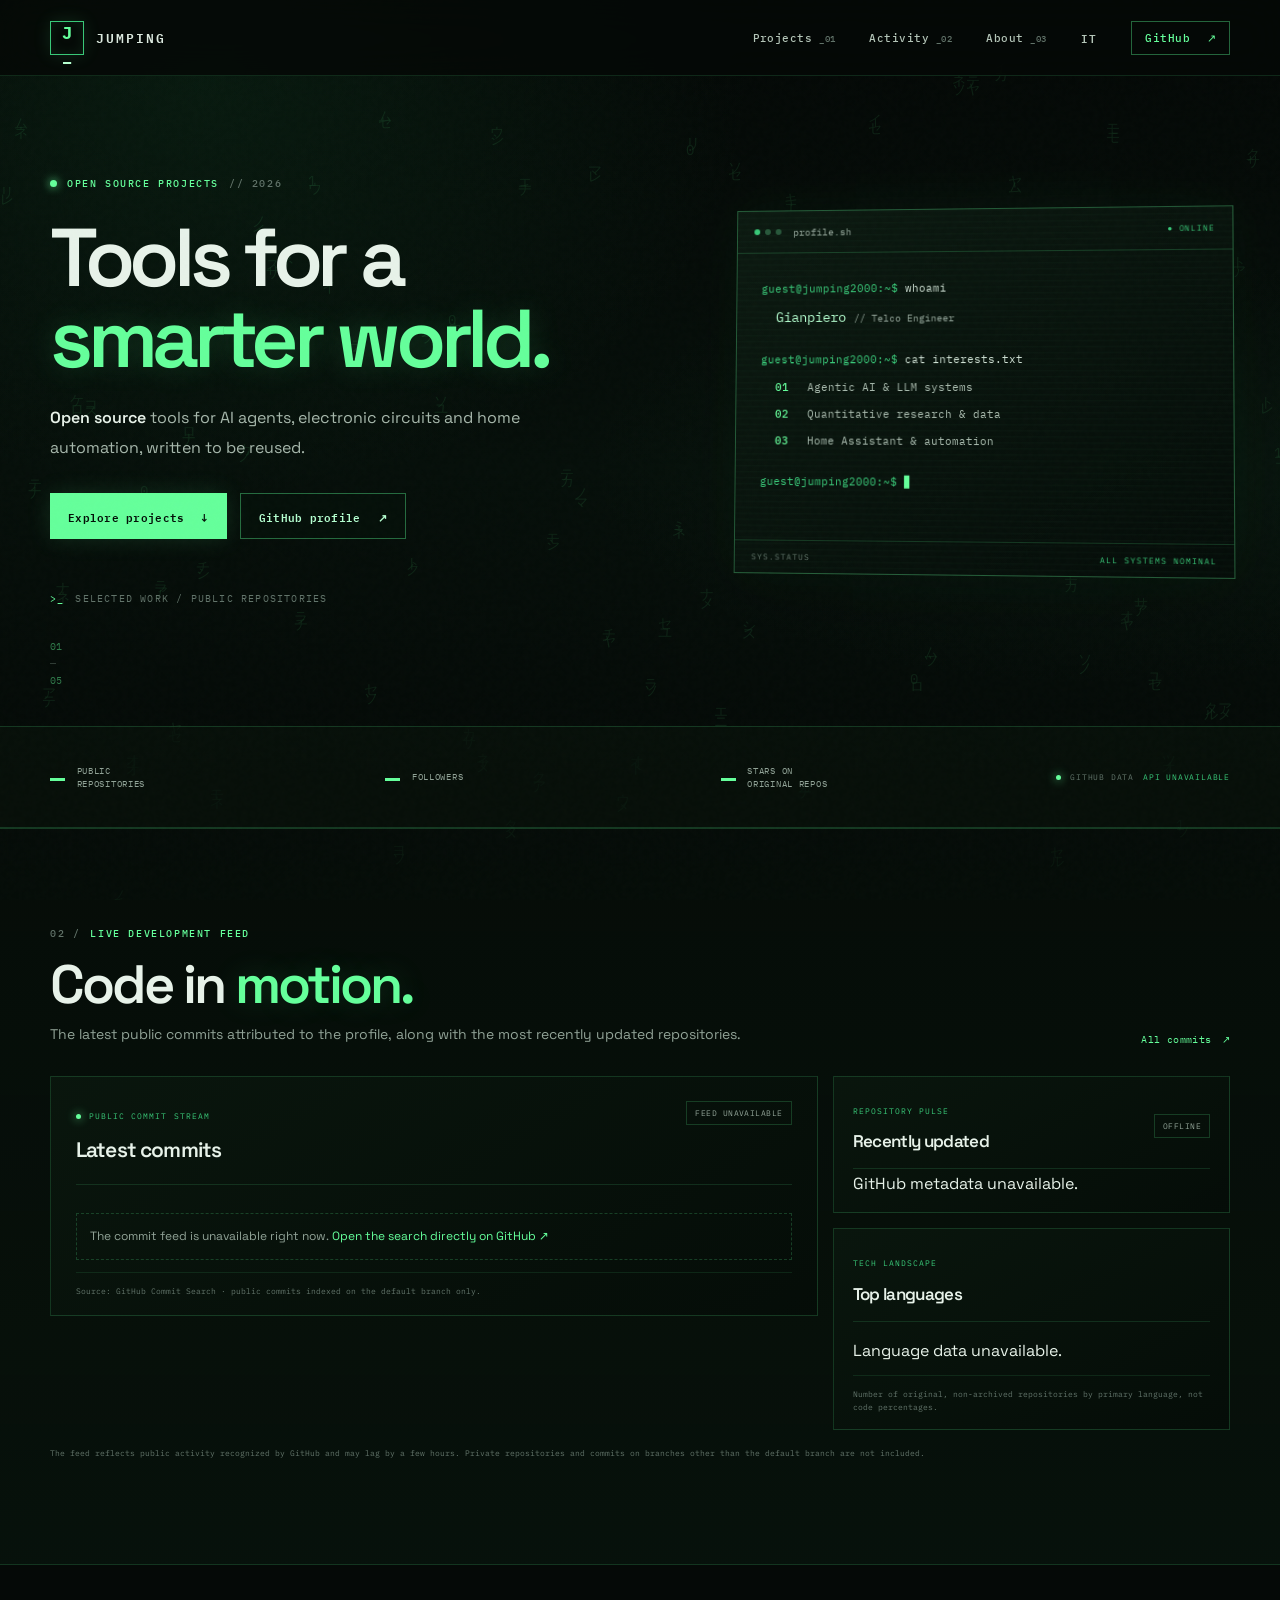
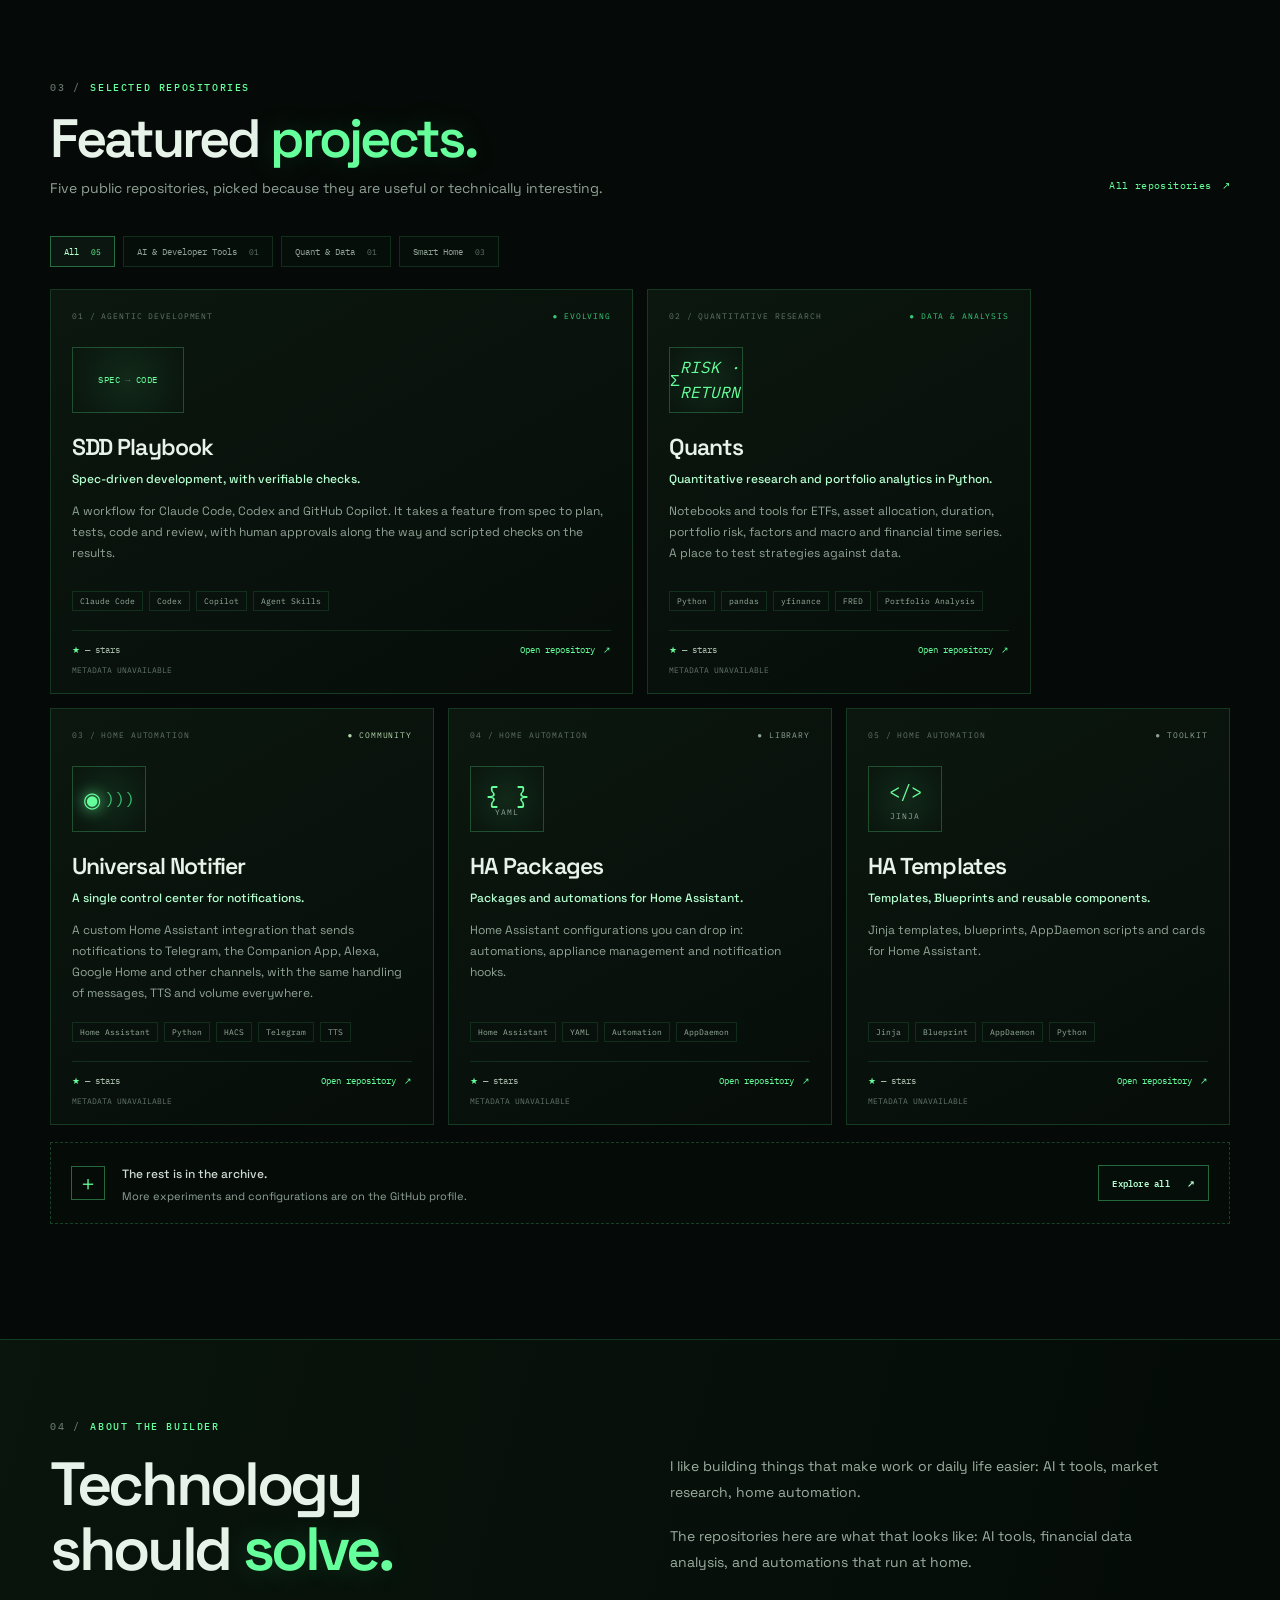
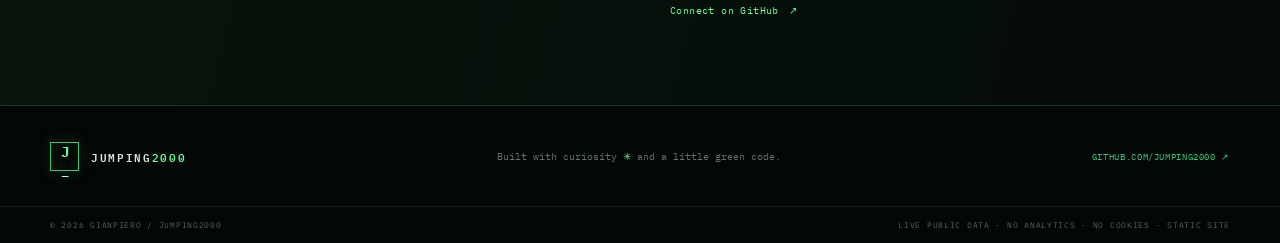
<file: index.html>
<!doctype html>
<html lang="en">
<head>
  <meta charset="utf-8">
  <meta name="viewport" content="width=device-width, initial-scale=1">
  <meta name="theme-color" content="#050907">
  <meta name="description" content="Open Source Projects of Gianpiero (jumping2000): AI agents, developer tools and Home Assistant automation.">
  <meta property="og:type" content="website">
  <meta property="og:title" content="jumping — Open Source Projects">
  <meta property="og:description" content="AI agents, developer tools and smart home automation.">
  <meta property="og:url" content="https://jumping2000.github.io/">
  <meta property="og:locale" content="en_US">
  <meta property="og:locale:alternate" content="it_IT">
  <link rel="alternate" hreflang="en" href="https://jumping2000.github.io/">
  <link rel="alternate" hreflang="it" href="https://jumping2000.github.io/index_IT.html">
  <link rel="alternate" hreflang="x-default" href="https://jumping2000.github.io/">
  <title>jumping // Open Source Projects</title>
  <link rel="icon" type="image/svg+xml" href="assets/favicon.svg">
  <link rel="preload" href="assets/fonts/ibm-plex-mono-400.woff2" as="font" type="font/woff2" crossorigin>
  <link rel="preload" href="assets/fonts/space-grotesk.woff2" as="font" type="font/woff2" crossorigin>
  <link rel="stylesheet" href="assets/site.css">
</head>
<body>
  <a class="skip-link" href="#main">Skip to content</a>
  <canvas id="matrix-rain" aria-hidden="true"></canvas>
  <div class="noise" aria-hidden="true"></div>

  <header class="site-header">
    <a class="brand" href="#top" aria-label="jumping, back to top">
      <span class="brand-mark">J<span>_</span></span>
      <span class="brand-name">JUMPING</span>
    </a>
    <nav class="main-nav" aria-label="Main navigation">
      <a href="#projects">Projects<span>_01</span></a>
      <a href="#activity">Activity<span>_02</span></a>
      <a href="#about">About<span>_03</span></a>
      <a class="nav-lang" href="index_IT.html" lang="it" hreflang="it" aria-label="Leggi in italiano">IT</a>
      <a class="nav-github" href="https://github.com/jumping2000" target="_blank" rel="noopener noreferrer">GitHub <span aria-hidden="true">↗</span></a>
    </nav>
  </header>

  <main id="main">
    <section class="hero section-shell" id="top">
      <div class="hero-copy">
        <div class="eyebrow"><span class="pulse-dot"></span> OPEN SOURCE PROJECTS <span class="eyebrow-year">// 2026</span></div>
        <h1>Tools for a<br><span>smarter world.</span></h1>
        <p class="hero-intro"><strong>Open source</strong> tools for AI agents, electronic circuits and home automation, written to be reused.</p>
        <div class="hero-actions">
          <a class="button button-primary" href="#projects">Explore projects <span aria-hidden="true">↓</span></a>
          <a class="button button-ghost" href="https://github.com/jumping2000" target="_blank" rel="noopener noreferrer">GitHub profile <span aria-hidden="true">↗</span></a>
        </div>
        <div class="hero-footnote"><span class="prompt-symbol">&gt;_</span> SELECTED WORK / PUBLIC REPOSITORIES</div>
      </div>

      <aside class="terminal-card" aria-label="Decorative terminal showing a technical profile">
        <div class="terminal-topbar">
          <div class="terminal-lights" aria-hidden="true"><i></i><i></i><i></i></div>
          <span>profile.sh</span>
          <span class="terminal-lock">● ONLINE</span>
        </div>
        <div class="terminal-content">
          <p class="terminal-line"><span class="terminal-prompt">guest@jumping2000:~$</span> whoami</p>
          <p class="terminal-output">Gianpiero <span>// Telco Engineer</span></p>
          <p class="terminal-line"><span class="terminal-prompt">guest@jumping2000:~$</span> cat interests.txt</p>
          <ul class="terminal-list">
            <li><b>01</b> Agentic AI &amp; LLM systems</li>
            <li><b>02</b> Quantitative research &amp; data</li>
            <li><b>03</b> Home Assistant &amp; automation</li>
          </ul>
          <p class="terminal-line terminal-last"><span class="terminal-prompt">guest@jumping2000:~$</span> <span class="cursor">▋</span></p>
        </div>
        <div class="terminal-bottom"><span>SYS.STATUS</span><span>ALL SYSTEMS NOMINAL</span></div>
      </aside>
      <div class="hero-index" aria-hidden="true">01<br><span>—</span><br>05</div>
    </section>

    <section class="stats-strip" aria-label="Public GitHub statistics">
      <div class="stats-inner">
        <div class="stat"><span class="stat-value" id="repo-count">—</span><span class="stat-label">PUBLIC REPOSITORIES</span></div>
        <div class="stat"><span class="stat-value" id="follower-count">—</span><span class="stat-label">FOLLOWERS</span></div>
        <div class="stat"><span class="stat-value" id="star-count">—</span><span class="stat-label">STARS ON ORIGINAL REPOS</span></div>
        <div class="stats-note"><span class="pulse-dot"></span> GITHUB DATA <span id="stats-status">LOADING</span></div>
      </div>
    </section>


    <section class="activity-section" id="activity">
      <div class="activity-inner section-shell">
        <div class="section-heading">
          <div>
            <div class="eyebrow"><span class="section-number">02 /</span> LIVE DEVELOPMENT FEED</div>
            <h2>Code in <span>motion.</span></h2>
            <p class="section-description">The latest public commits attributed to the profile, along with the most recently updated repositories.</p>
          </div>
          <a class="text-link" href="https://github.com/search?q=author%3Ajumping2000&type=commits" target="_blank" rel="noopener noreferrer">All commits <span aria-hidden="true">↗</span></a>
        </div>

        <div class="activity-layout">
          <section class="activity-panel commits-panel" aria-labelledby="commits-title">
            <div class="activity-panel-header">
              <div><span class="panel-kicker"><span class="pulse-dot"></span> PUBLIC COMMIT STREAM</span><h3 id="commits-title">Latest commits</h3></div>
              <span class="live-status" id="activity-status">QUERYING</span>
            </div>
            <ol class="commit-feed" id="commit-feed" aria-live="polite" aria-busy="true">
              <li class="commit-skeleton"><span></span><span></span><span></span></li>
              <li class="commit-skeleton"><span></span><span></span><span></span></li>
              <li class="commit-skeleton"><span></span><span></span><span></span></li>
            </ol>
            <p class="activity-empty" id="activity-empty" hidden>The commit feed is unavailable right now. <a href="https://github.com/search?q=author%3Ajumping2000&type=commits" target="_blank" rel="noopener noreferrer">Open the search directly on GitHub ↗</a></p>
            <div class="panel-footnote">Source: GitHub Commit Search · public commits indexed on the default branch only.</div>
          </section>

          <aside class="activity-aside">
            <section class="activity-panel repo-updates-panel" aria-labelledby="repo-updates-title">
              <div class="activity-panel-header compact-header">
                <div><span class="panel-kicker">REPOSITORY PULSE</span><h3 id="repo-updates-title">Recently updated</h3></div>
                <span class="live-status" id="repo-update-status">PENDING</span>
              </div>
              <ol class="repo-updates-list" id="repo-updates-list" aria-live="polite">
                <li class="repo-update-placeholder">Loading repositories…</li>
              </ol>
            </section>

            <section class="activity-panel language-panel" aria-labelledby="languages-title">
              <div class="activity-panel-header compact-header">
                <div><span class="panel-kicker">TECH LANDSCAPE</span><h3 id="languages-title">Top languages</h3></div>
              </div>
              <div class="language-list" id="language-list"><span class="repo-update-placeholder">Analyzing repositories…</span></div>
              <div class="panel-footnote">Number of original, non-archived repositories by primary language, not code percentages.</div>
            </section>
          </aside>
        </div>
        <p class="activity-disclaimer">The feed reflects public activity recognized by GitHub and may lag by a few hours. Private repositories and commits on branches other than the default branch are not included.</p>
      </div>
    </section>

    <section class="projects section-shell" id="projects">
      <div class="section-heading">
        <div>
          <div class="eyebrow"><span class="section-number">03 /</span> SELECTED REPOSITORIES</div>
          <h2>Featured <span>projects.</span></h2>
          <p class="section-description">Five public repositories, picked because they are useful or technically interesting.</p>
        </div>
        <a class="text-link all-repos-link" href="https://github.com/jumping2000?tab=repositories" target="_blank" rel="noopener noreferrer">All repositories <span aria-hidden="true">↗</span></a>
      </div>

      <div class="filter-bar" role="group" aria-label="Filter projects">
        <button class="filter-button is-active" type="button" data-filter="all" aria-pressed="true">All <span>05</span></button>
        <button class="filter-button" type="button" data-filter="ai" aria-pressed="false">AI &amp; Developer Tools <span>01</span></button>
        <button class="filter-button" type="button" data-filter="data" aria-pressed="false">Quant &amp; Data <span>01</span></button>
        <button class="filter-button" type="button" data-filter="smart-home" aria-pressed="false">Smart Home <span>03</span></button>
      </div>

      <div class="project-grid" id="project-grid">
        <article class="project-card project-featured" data-category="ai" data-repo="sdd-playbook">
          <div class="card-topline"><span class="card-index">01 / AGENTIC DEVELOPMENT</span><span class="card-status status-active">● EVOLVING</span></div>
          <div class="project-symbol symbol-sdd" aria-hidden="true"><span>SPEC</span><i>→</i><span>CODE</span></div>
          <h3>SDD Playbook</h3>
          <p class="project-subtitle">Spec-driven development, with verifiable checks.</p>
          <p class="project-description">A workflow for Claude Code, Codex and GitHub Copilot. It takes a feature from spec to plan, tests, code and review, with human approvals along the way and scripted checks on the results.</p>
          <div class="tag-list"><span>Claude Code</span><span>Codex</span><span>Copilot</span><span>Agent Skills</span></div>
          <div class="card-footer"><span class="repo-meta"><span class="star">★</span> <span data-repo-stat="sdd-playbook">—</span> <span class="repo-stat-label">stars</span></span><a class="repo-link" href="https://github.com/jumping2000/sdd-playbook" target="_blank" rel="noopener noreferrer">Open repository <span aria-hidden="true">↗</span></a></div>
          <div class="repo-freshness" data-repo-freshness="sdd-playbook"><span>LOADING METADATA</span></div>
        </article>

        <article class="project-card" data-category="data" data-repo="Quants">
          <div class="card-topline"><span class="card-index">02 / QUANTITATIVE RESEARCH</span><span class="card-status status-active">● DATA &amp; ANALYSIS</span></div>
          <div class="project-symbol symbol-quants" aria-hidden="true"><span>Σ</span><i>RISK · RETURN</i></div>
          <h3>Quants</h3>
          <p class="project-subtitle">Quantitative research and portfolio analytics in Python.</p>
          <p class="project-description">Notebooks and tools for ETFs, asset allocation, duration, portfolio risk, factors and macro and financial time series. A place to test strategies against data.</p>
          <div class="tag-list"><span>Python</span><span>pandas</span><span>yfinance</span><span>FRED</span><span>Portfolio Analysis</span></div>
          <div class="card-footer"><span class="repo-meta"><span class="star">★</span> <span data-repo-stat="Quants">—</span> <span class="repo-stat-label">stars</span></span><a class="repo-link" href="https://github.com/jumping2000/Quants" target="_blank" rel="noopener noreferrer">Open repository <span aria-hidden="true">↗</span></a></div>
          <div class="repo-freshness" data-repo-freshness="Quants"><span>LOADING METADATA</span></div>
        </article>

        <article class="project-card" data-category="smart-home" data-repo="universal_notifier">
          <div class="card-topline"><span class="card-index">03 / HOME AUTOMATION</span><span class="card-status status-popular">● COMMUNITY</span></div>
          <div class="project-symbol symbol-notifier" aria-hidden="true"><span class="notify-ring">◉</span><span class="notify-wave">)))</span></div>
          <h3>Universal Notifier</h3>
          <p class="project-subtitle">A single control center for notifications.</p>
          <p class="project-description">A custom Home Assistant integration that sends notifications to Telegram, the Companion App, Alexa, Google Home and other channels, with the same handling of messages, TTS and volume everywhere.</p>
          <div class="tag-list"><span>Home Assistant</span><span>Python</span><span>HACS</span><span>Telegram</span><span>TTS</span></div>
          <div class="card-footer"><span class="repo-meta"><span class="star">★</span> <span data-repo-stat="universal_notifier">—</span> <span class="repo-stat-label">stars</span></span><a class="repo-link" href="https://github.com/jumping2000/universal_notifier" target="_blank" rel="noopener noreferrer">Open repository <span aria-hidden="true">↗</span></a></div>
          <div class="repo-freshness" data-repo-freshness="universal_notifier"><span>LOADING METADATA</span></div>
        </article>

        <article class="project-card" data-category="smart-home" data-repo="ha-packages">
          <div class="card-topline"><span class="card-index">04 / HOME AUTOMATION</span><span class="card-status">● LIBRARY</span></div>
          <div class="project-symbol symbol-packages" aria-hidden="true"><span>{ }</span><i>YAML</i></div>
          <h3>HA Packages</h3>
          <p class="project-subtitle">Packages and automations for Home Assistant.</p>
          <p class="project-description">Home Assistant configurations you can drop in: automations, appliance management and notification hooks.</p>
          <div class="tag-list"><span>Home Assistant</span><span>YAML</span><span>Automation</span><span>AppDaemon</span></div>
          <div class="card-footer"><span class="repo-meta"><span class="star">★</span> <span data-repo-stat="ha-packages">—</span> <span class="repo-stat-label">stars</span></span><a class="repo-link" href="https://github.com/jumping2000/ha-packages" target="_blank" rel="noopener noreferrer">Open repository <span aria-hidden="true">↗</span></a></div>
          <div class="repo-freshness" data-repo-freshness="ha-packages"><span>LOADING METADATA</span></div>
        </article>

        <article class="project-card" data-category="smart-home" data-repo="ha-templates">
          <div class="card-topline"><span class="card-index">05 / HOME AUTOMATION</span><span class="card-status">● TOOLKIT</span></div>
          <div class="project-symbol symbol-templates" aria-hidden="true"><span>&lt;/&gt;</span><i>JINJA</i></div>
          <h3>HA Templates</h3>
          <p class="project-subtitle">Templates, Blueprints and reusable components.</p>
          <p class="project-description">Jinja templates, blueprints, AppDaemon scripts and cards for Home Assistant.</p>
          <div class="tag-list"><span>Jinja</span><span>Blueprint</span><span>AppDaemon</span><span>Python</span></div>
          <div class="card-footer"><span class="repo-meta"><span class="star">★</span> <span data-repo-stat="ha-templates">—</span> <span class="repo-stat-label">stars</span></span><a class="repo-link" href="https://github.com/jumping2000/ha-templates" target="_blank" rel="noopener noreferrer">Open repository <span aria-hidden="true">↗</span></a></div>
          <div class="repo-freshness" data-repo-freshness="ha-templates"><span>LOADING METADATA</span></div>
        </article>
      </div>

      <div class="more-repos">
        <div class="more-icon" aria-hidden="true">＋</div>
        <div><strong>The rest is in the archive.</strong><p>More experiments and configurations are on the GitHub profile.</p></div>
        <a class="button button-small button-ghost" href="https://github.com/jumping2000?tab=repositories" target="_blank" rel="noopener noreferrer">Explore all <span aria-hidden="true">↗</span></a>
      </div>
    </section>

    <section class="about-section" id="about">
      <div class="about-inner section-shell">
        <div class="eyebrow"><span class="section-number">04 /</span> ABOUT THE BUILDER</div>
        <div class="about-grid">
          <h2>Technology<br>should <span>solve.</span></h2>
          <div class="about-copy">
            <p>I like building things that make work or daily life easier: AI t tools, market research, home automation.</p>
            <p>The repositories here are what that looks like: AI tools, financial data analysis, and automations that run at home.</p>
            <a class="text-link" href="https://github.com/jumping2000" target="_blank" rel="noopener noreferrer">Connect on GitHub <span aria-hidden="true">↗</span></a>
          </div>
        </div>
      </div>
    </section>
  </main>

  <footer class="site-footer">
    <div class="footer-inner section-shell">
      <a class="brand footer-brand" href="#top"><span class="brand-mark">J<span>_</span></span><span class="brand-name">JUMPING<span>2000</span></span></a>
      <p>Built with curiosity <span>✳</span> and a little green code.</p>
      <a href="https://github.com/jumping2000" target="_blank" rel="noopener noreferrer">GITHUB.COM/JUMPING2000 ↗</a>
    </div>
    <div class="footer-bottom"><span>© <span id="year">2026</span> GIANPIERO / JUMPING2000</span><span>LIVE PUBLIC DATA · NO ANALYTICS · NO COOKIES · STATIC SITE</span></div>
  </footer>
  <script src="assets/site.js" defer></script>
</body>
</html>
</file>
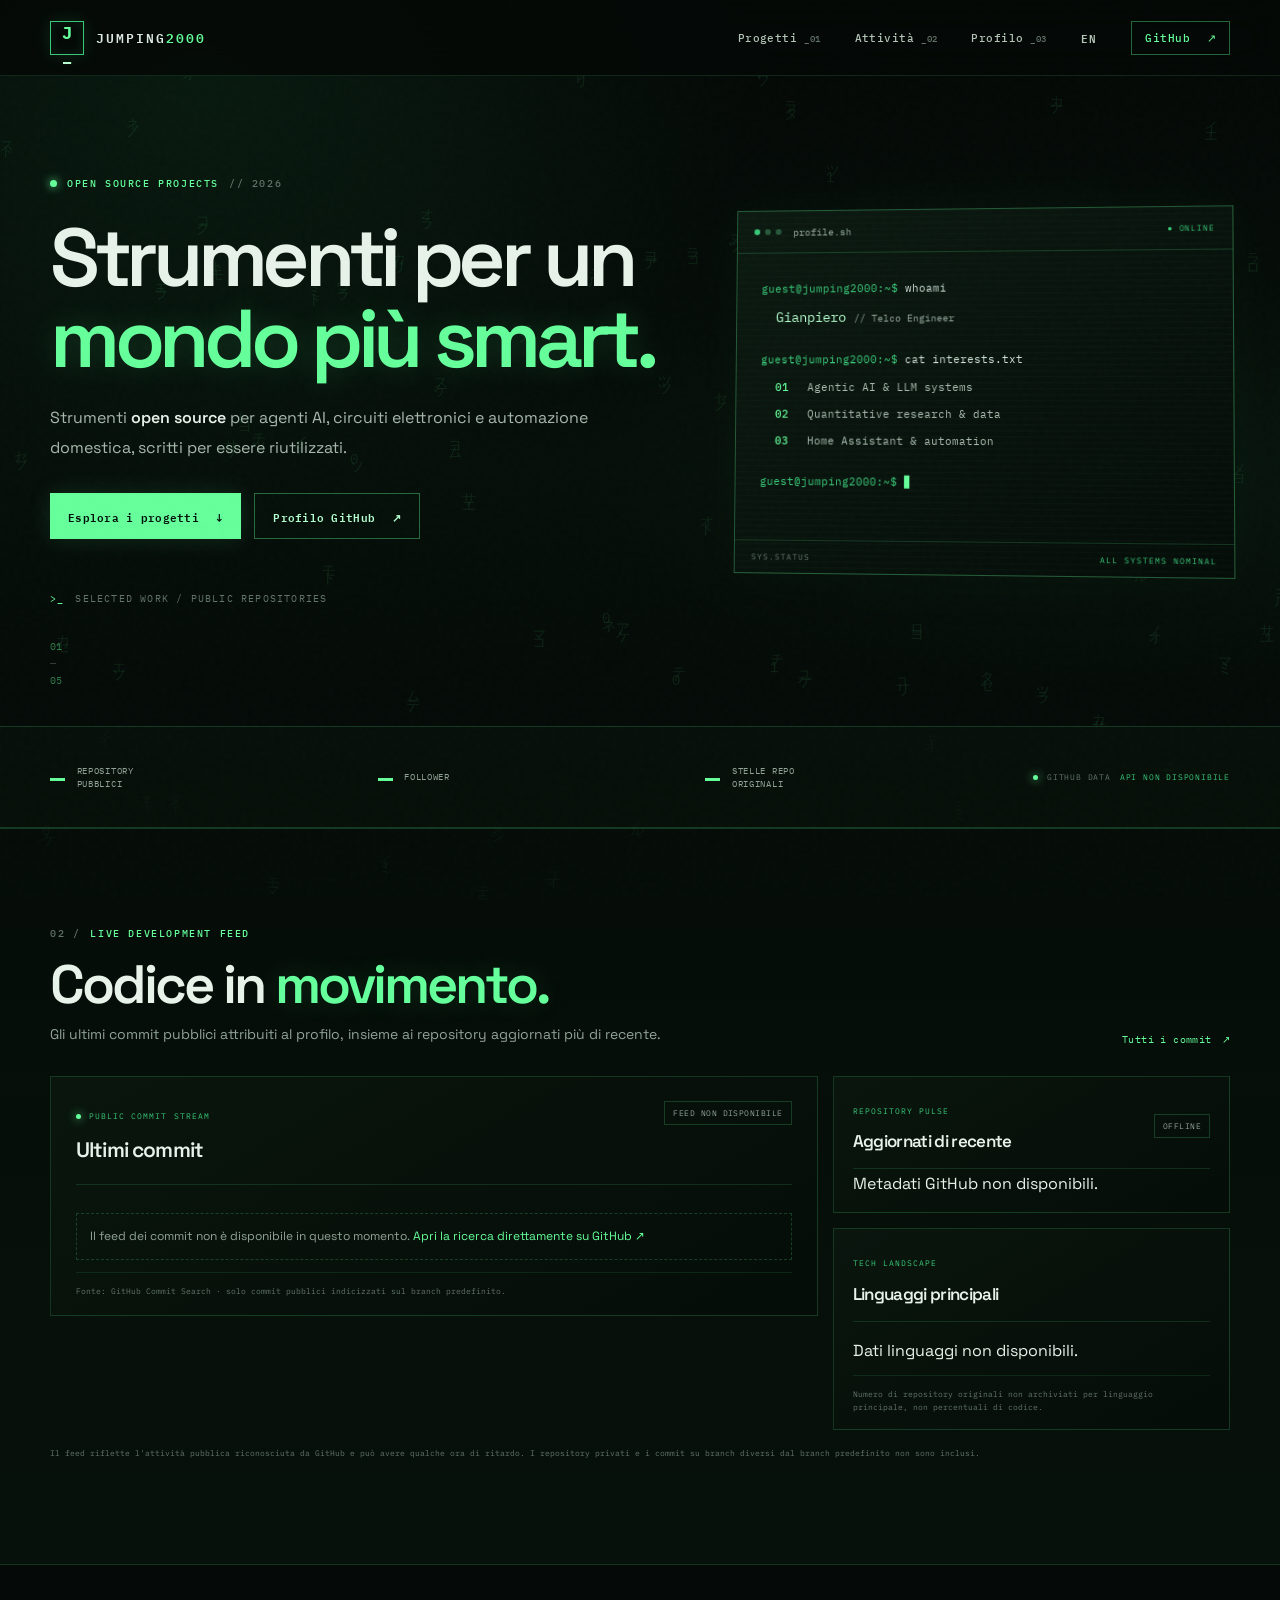
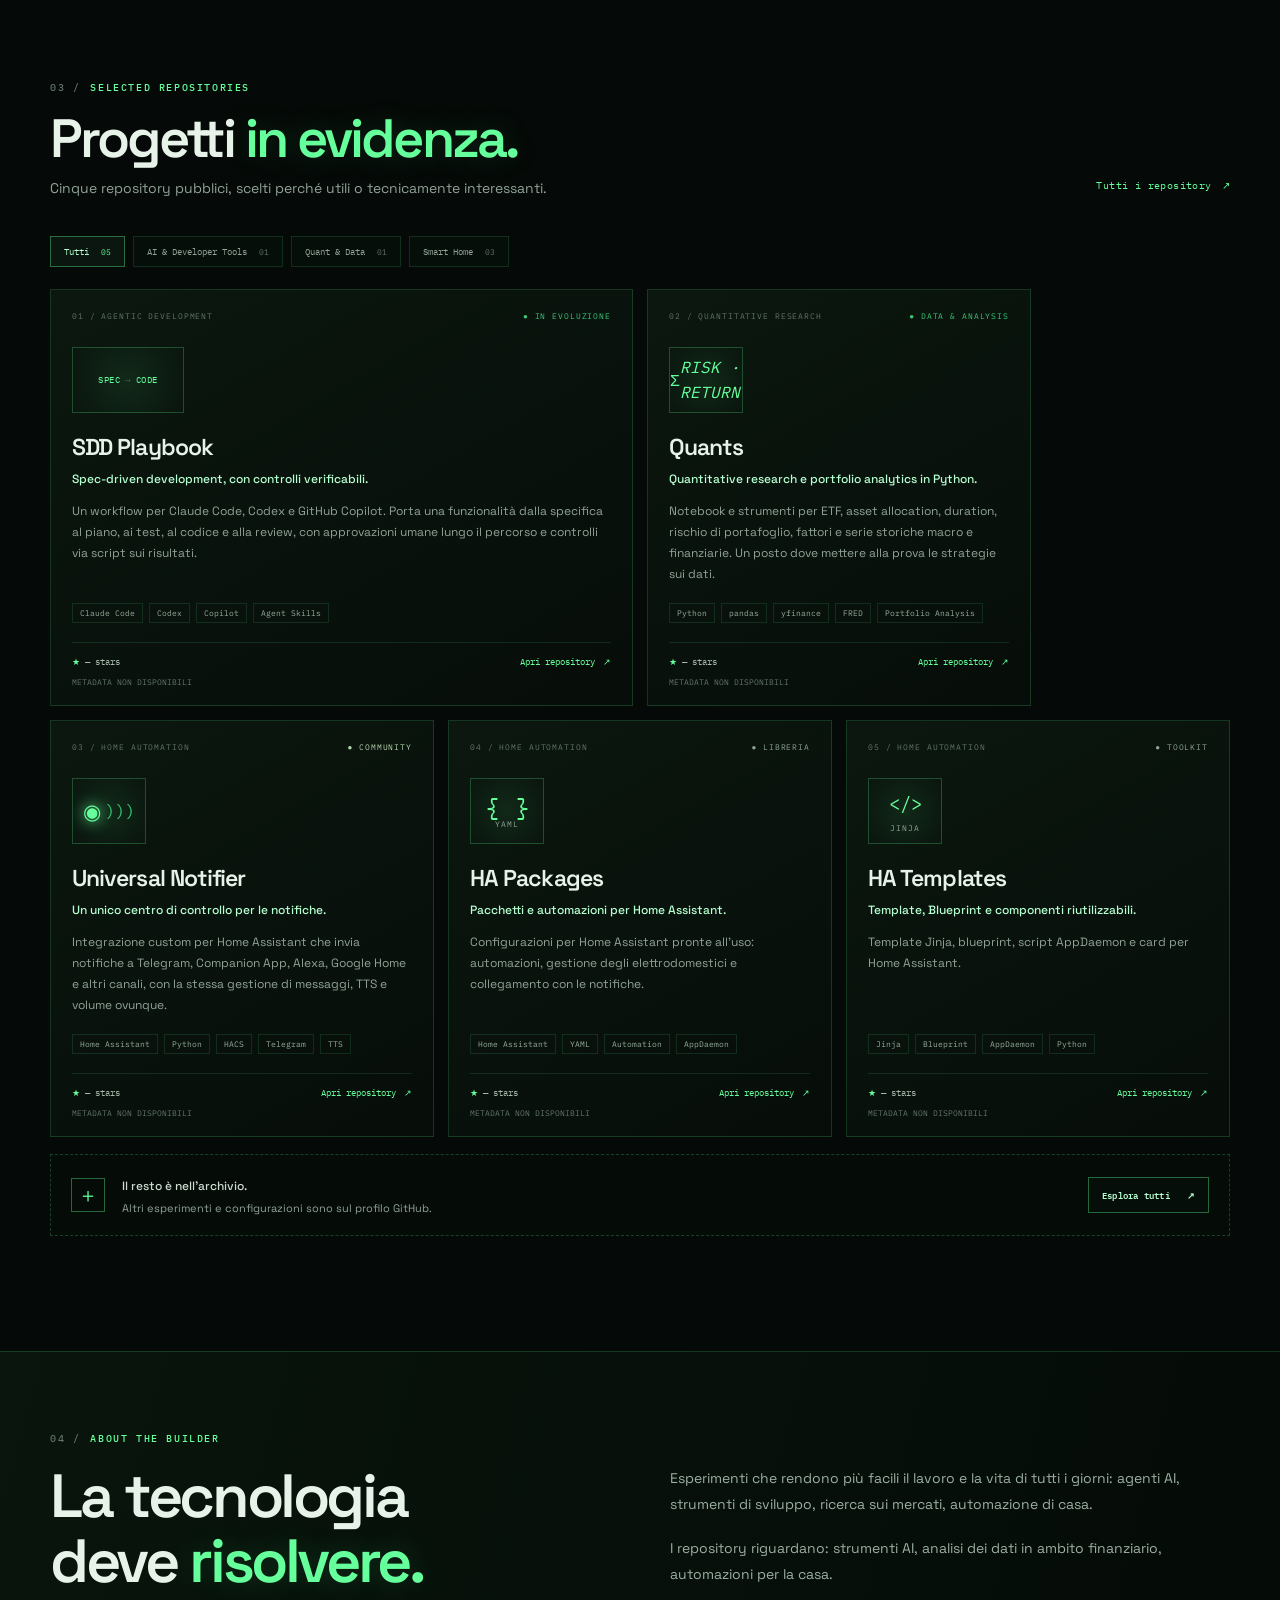
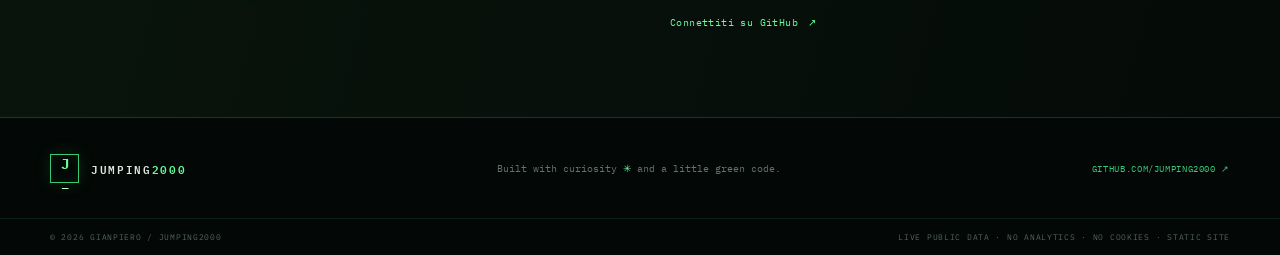
<file: index_IT.html>
<!doctype html>
<html lang="it">
<head>
  <meta charset="utf-8">
  <meta name="viewport" content="width=device-width, initial-scale=1">
  <meta name="theme-color" content="#050907">
  <meta name="description" content="Portfolio open source di Gianpiero (jumping2000): agenti AI, developer tools e automazione Home Assistant.">
  <meta property="og:type" content="website">
  <meta property="og:title" content="jumping2000 — Open Source Projects">
  <meta property="og:description" content="Agenti AI, strumenti per sviluppatori e automazione smart home.">
  <meta property="og:url" content="https://jumping2000.github.io/index_IT.html">
  <meta property="og:locale" content="it_IT">
  <meta property="og:locale:alternate" content="en_US">
  <link rel="alternate" hreflang="en" href="https://jumping2000.github.io/">
  <link rel="alternate" hreflang="it" href="https://jumping2000.github.io/index_IT.html">
  <link rel="alternate" hreflang="x-default" href="https://jumping2000.github.io/">
  <title>jumping2000 // Open Source Projects</title>
  <link rel="icon" type="image/svg+xml" href="assets/favicon.svg">
  <link rel="preload" href="assets/fonts/ibm-plex-mono-400.woff2" as="font" type="font/woff2" crossorigin>
  <link rel="preload" href="assets/fonts/space-grotesk.woff2" as="font" type="font/woff2" crossorigin>
  <link rel="stylesheet" href="assets/site.css">
</head>
<body>
  <a class="skip-link" href="#main">Salta al contenuto</a>
  <canvas id="matrix-rain" aria-hidden="true"></canvas>
  <div class="noise" aria-hidden="true"></div>

  <header class="site-header">
    <a class="brand" href="#top" aria-label="jumping2000, torna all'inizio">
      <span class="brand-mark">J<span>_</span></span>
      <span class="brand-name">JUMPING<span>2000</span></span>
    </a>
    <nav class="main-nav" aria-label="Navigazione principale">
      <a href="#projects">Progetti<span>_01</span></a>
      <a href="#activity">Attività<span>_02</span></a>
      <a href="#about">Profilo<span>_03</span></a>
      <a class="nav-lang" href="index.html" lang="en" hreflang="en" aria-label="Read in English">EN</a>
      <a class="nav-github" href="https://github.com/jumping2000" target="_blank" rel="noopener noreferrer">GitHub <span aria-hidden="true">↗</span></a>
    </nav>
  </header>

  <main id="main">
    <section class="hero section-shell" id="top">
      <div class="hero-copy">
        <div class="eyebrow"><span class="pulse-dot"></span> OPEN SOURCE PROJECTS <span class="eyebrow-year">// 2026</span></div>
        <h1>Strumenti per un<br><span>mondo più smart.</span></h1>
        <p class="hero-intro">Strumenti <strong>open source</strong> per agenti AI, circuiti elettronici e automazione domestica, scritti per essere riutilizzati.</p>
        <div class="hero-actions">
          <a class="button button-primary" href="#projects">Esplora i progetti <span aria-hidden="true">↓</span></a>
          <a class="button button-ghost" href="https://github.com/jumping2000" target="_blank" rel="noopener noreferrer">Profilo GitHub <span aria-hidden="true">↗</span></a>
        </div>
        <div class="hero-footnote"><span class="prompt-symbol">&gt;_</span> SELECTED WORK / PUBLIC REPOSITORIES</div>
      </div>

      <aside class="terminal-card" aria-label="Terminale decorativo con profilo tecnico">
        <div class="terminal-topbar">
          <div class="terminal-lights" aria-hidden="true"><i></i><i></i><i></i></div>
          <span>profile.sh</span>
          <span class="terminal-lock">● ONLINE</span>
        </div>
        <div class="terminal-content">
          <p class="terminal-line"><span class="terminal-prompt">guest@jumping2000:~$</span> whoami</p>
          <p class="terminal-output">Gianpiero <span>// Telco Engineer</span></p>
          <p class="terminal-line"><span class="terminal-prompt">guest@jumping2000:~$</span> cat interests.txt</p>
          <ul class="terminal-list">
            <li><b>01</b> Agentic AI &amp; LLM systems</li>
            <li><b>02</b> Quantitative research &amp; data</li>
            <li><b>03</b> Home Assistant &amp; automation</li>
          </ul>
          <p class="terminal-line terminal-last"><span class="terminal-prompt">guest@jumping2000:~$</span> <span class="cursor">▋</span></p>
        </div>
        <div class="terminal-bottom"><span>SYS.STATUS</span><span>ALL SYSTEMS NOMINAL</span></div>
      </aside>
      <div class="hero-index" aria-hidden="true">01<br><span>—</span><br>05</div>
    </section>

    <section class="stats-strip" aria-label="Statistiche pubbliche GitHub">
      <div class="stats-inner">
        <div class="stat"><span class="stat-value" id="repo-count">—</span><span class="stat-label">REPOSITORY PUBBLICI</span></div>
        <div class="stat"><span class="stat-value" id="follower-count">—</span><span class="stat-label">FOLLOWER</span></div>
        <div class="stat"><span class="stat-value" id="star-count">—</span><span class="stat-label">STELLE REPO ORIGINALI</span></div>
        <div class="stats-note"><span class="pulse-dot"></span> GITHUB DATA <span id="stats-status">IN CARICAMENTO</span></div>
      </div>
    </section>


    <section class="activity-section" id="activity">
      <div class="activity-inner section-shell">
        <div class="section-heading">
          <div>
            <div class="eyebrow"><span class="section-number">02 /</span> LIVE DEVELOPMENT FEED</div>
            <h2>Codice in <span>movimento.</span></h2>
            <p class="section-description">Gli ultimi commit pubblici attribuiti al profilo, insieme ai repository aggiornati più di recente.</p>
          </div>
          <a class="text-link" href="https://github.com/search?q=author%3Ajumping2000&type=commits" target="_blank" rel="noopener noreferrer">Tutti i commit <span aria-hidden="true">↗</span></a>
        </div>

        <div class="activity-layout">
          <section class="activity-panel commits-panel" aria-labelledby="commits-title">
            <div class="activity-panel-header">
              <div><span class="panel-kicker"><span class="pulse-dot"></span> PUBLIC COMMIT STREAM</span><h3 id="commits-title">Ultimi commit</h3></div>
              <span class="live-status" id="activity-status">QUERY IN CORSO</span>
            </div>
            <ol class="commit-feed" id="commit-feed" aria-live="polite" aria-busy="true">
              <li class="commit-skeleton"><span></span><span></span><span></span></li>
              <li class="commit-skeleton"><span></span><span></span><span></span></li>
              <li class="commit-skeleton"><span></span><span></span><span></span></li>
            </ol>
            <p class="activity-empty" id="activity-empty" hidden>Il feed dei commit non è disponibile in questo momento. <a href="https://github.com/search?q=author%3Ajumping2000&type=commits" target="_blank" rel="noopener noreferrer">Apri la ricerca direttamente su GitHub ↗</a></p>
            <div class="panel-footnote">Fonte: GitHub Commit Search · solo commit pubblici indicizzati sul branch predefinito.</div>
          </section>

          <aside class="activity-aside">
            <section class="activity-panel repo-updates-panel" aria-labelledby="repo-updates-title">
              <div class="activity-panel-header compact-header">
                <div><span class="panel-kicker">REPOSITORY PULSE</span><h3 id="repo-updates-title">Aggiornati di recente</h3></div>
                <span class="live-status" id="repo-update-status">IN ATTESA</span>
              </div>
              <ol class="repo-updates-list" id="repo-updates-list" aria-live="polite">
                <li class="repo-update-placeholder">Caricamento repository…</li>
              </ol>
            </section>

            <section class="activity-panel language-panel" aria-labelledby="languages-title">
              <div class="activity-panel-header compact-header">
                <div><span class="panel-kicker">TECH LANDSCAPE</span><h3 id="languages-title">Linguaggi principali</h3></div>
              </div>
              <div class="language-list" id="language-list"><span class="repo-update-placeholder">Analisi repository…</span></div>
              <div class="panel-footnote">Numero di repository originali non archiviati per linguaggio principale, non percentuali di codice.</div>
            </section>
          </aside>
        </div>
        <p class="activity-disclaimer">Il feed riflette l'attività pubblica riconosciuta da GitHub e può avere qualche ora di ritardo. I repository privati e i commit su branch diversi dal branch predefinito non sono inclusi.</p>
      </div>
    </section>

    <section class="projects section-shell" id="projects">
      <div class="section-heading">
        <div>
          <div class="eyebrow"><span class="section-number">03 /</span> SELECTED REPOSITORIES</div>
          <h2>Progetti <span>in evidenza.</span></h2>
          <p class="section-description">Cinque repository pubblici, scelti perché utili o tecnicamente interessanti.</p>
        </div>
        <a class="text-link all-repos-link" href="https://github.com/jumping2000?tab=repositories" target="_blank" rel="noopener noreferrer">Tutti i repository <span aria-hidden="true">↗</span></a>
      </div>

      <div class="filter-bar" role="group" aria-label="Filtra i progetti">
        <button class="filter-button is-active" type="button" data-filter="all" aria-pressed="true">Tutti <span>05</span></button>
        <button class="filter-button" type="button" data-filter="ai" aria-pressed="false">AI &amp; Developer Tools <span>01</span></button>
        <button class="filter-button" type="button" data-filter="data" aria-pressed="false">Quant &amp; Data <span>01</span></button>
        <button class="filter-button" type="button" data-filter="smart-home" aria-pressed="false">Smart Home <span>03</span></button>
      </div>

      <div class="project-grid" id="project-grid">
        <article class="project-card project-featured" data-category="ai" data-repo="sdd-playbook">
          <div class="card-topline"><span class="card-index">01 / AGENTIC DEVELOPMENT</span><span class="card-status status-active">● IN EVOLUZIONE</span></div>
          <div class="project-symbol symbol-sdd" aria-hidden="true"><span>SPEC</span><i>→</i><span>CODE</span></div>
          <h3>SDD Playbook</h3>
          <p class="project-subtitle">Spec-driven development, con controlli verificabili.</p>
          <p class="project-description">Un workflow per Claude Code, Codex e GitHub Copilot. Porta una funzionalità dalla specifica al piano, ai test, al codice e alla review, con approvazioni umane lungo il percorso e controlli via script sui risultati.</p>
          <div class="tag-list"><span>Claude Code</span><span>Codex</span><span>Copilot</span><span>Agent Skills</span></div>
          <div class="card-footer"><span class="repo-meta"><span class="star">★</span> <span data-repo-stat="sdd-playbook">—</span> <span class="repo-stat-label">stars</span></span><a class="repo-link" href="https://github.com/jumping2000/sdd-playbook" target="_blank" rel="noopener noreferrer">Apri repository <span aria-hidden="true">↗</span></a></div>
          <div class="repo-freshness" data-repo-freshness="sdd-playbook"><span>METADATA IN CARICAMENTO</span></div>
        </article>

        <article class="project-card" data-category="data" data-repo="Quants">
          <div class="card-topline"><span class="card-index">02 / QUANTITATIVE RESEARCH</span><span class="card-status status-active">● DATA &amp; ANALYSIS</span></div>
          <div class="project-symbol symbol-quants" aria-hidden="true"><span>Σ</span><i>RISK · RETURN</i></div>
          <h3>Quants</h3>
          <p class="project-subtitle">Quantitative research e portfolio analytics in Python.</p>
          <p class="project-description">Notebook e strumenti per ETF, asset allocation, duration, rischio di portafoglio, fattori e serie storiche macro e finanziarie. Un posto dove mettere alla prova le strategie sui dati.</p>
          <div class="tag-list"><span>Python</span><span>pandas</span><span>yfinance</span><span>FRED</span><span>Portfolio Analysis</span></div>
          <div class="card-footer"><span class="repo-meta"><span class="star">★</span> <span data-repo-stat="Quants">—</span> <span class="repo-stat-label">stars</span></span><a class="repo-link" href="https://github.com/jumping2000/Quants" target="_blank" rel="noopener noreferrer">Apri repository <span aria-hidden="true">↗</span></a></div>
          <div class="repo-freshness" data-repo-freshness="Quants"><span>METADATA IN CARICAMENTO</span></div>
        </article>

        <article class="project-card" data-category="smart-home" data-repo="universal_notifier">
          <div class="card-topline"><span class="card-index">03 / HOME AUTOMATION</span><span class="card-status status-popular">● COMMUNITY</span></div>
          <div class="project-symbol symbol-notifier" aria-hidden="true"><span class="notify-ring">◉</span><span class="notify-wave">)))</span></div>
          <h3>Universal Notifier</h3>
          <p class="project-subtitle">Un unico centro di controllo per le notifiche.</p>
          <p class="project-description">Integrazione custom per Home Assistant che invia notifiche a Telegram, Companion App, Alexa, Google Home e altri canali, con la stessa gestione di messaggi, TTS e volume ovunque.</p>
          <div class="tag-list"><span>Home Assistant</span><span>Python</span><span>HACS</span><span>Telegram</span><span>TTS</span></div>
          <div class="card-footer"><span class="repo-meta"><span class="star">★</span> <span data-repo-stat="universal_notifier">—</span> <span class="repo-stat-label">stars</span></span><a class="repo-link" href="https://github.com/jumping2000/universal_notifier" target="_blank" rel="noopener noreferrer">Apri repository <span aria-hidden="true">↗</span></a></div>
          <div class="repo-freshness" data-repo-freshness="universal_notifier"><span>METADATA IN CARICAMENTO</span></div>
        </article>

        <article class="project-card" data-category="smart-home" data-repo="ha-packages">
          <div class="card-topline"><span class="card-index">04 / HOME AUTOMATION</span><span class="card-status">● LIBRERIA</span></div>
          <div class="project-symbol symbol-packages" aria-hidden="true"><span>{ }</span><i>YAML</i></div>
          <h3>HA Packages</h3>
          <p class="project-subtitle">Pacchetti e automazioni per Home Assistant.</p>
          <p class="project-description">Configurazioni per Home Assistant pronte all'uso: automazioni, gestione degli elettrodomestici e collegamento con le notifiche.</p>
          <div class="tag-list"><span>Home Assistant</span><span>YAML</span><span>Automation</span><span>AppDaemon</span></div>
          <div class="card-footer"><span class="repo-meta"><span class="star">★</span> <span data-repo-stat="ha-packages">—</span> <span class="repo-stat-label">stars</span></span><a class="repo-link" href="https://github.com/jumping2000/ha-packages" target="_blank" rel="noopener noreferrer">Apri repository <span aria-hidden="true">↗</span></a></div>
          <div class="repo-freshness" data-repo-freshness="ha-packages"><span>METADATA IN CARICAMENTO</span></div>
        </article>

        <article class="project-card" data-category="smart-home" data-repo="ha-templates">
          <div class="card-topline"><span class="card-index">05 / HOME AUTOMATION</span><span class="card-status">● TOOLKIT</span></div>
          <div class="project-symbol symbol-templates" aria-hidden="true"><span>&lt;/&gt;</span><i>JINJA</i></div>
          <h3>HA Templates</h3>
          <p class="project-subtitle">Template, Blueprint e componenti riutilizzabili.</p>
          <p class="project-description">Template Jinja, blueprint, script AppDaemon e card per Home Assistant.</p>
          <div class="tag-list"><span>Jinja</span><span>Blueprint</span><span>AppDaemon</span><span>Python</span></div>
          <div class="card-footer"><span class="repo-meta"><span class="star">★</span> <span data-repo-stat="ha-templates">—</span> <span class="repo-stat-label">stars</span></span><a class="repo-link" href="https://github.com/jumping2000/ha-templates" target="_blank" rel="noopener noreferrer">Apri repository <span aria-hidden="true">↗</span></a></div>
          <div class="repo-freshness" data-repo-freshness="ha-templates"><span>METADATA IN CARICAMENTO</span></div>
        </article>
      </div>

      <div class="more-repos">
        <div class="more-icon" aria-hidden="true">＋</div>
        <div><strong>Il resto è nell'archivio.</strong><p>Altri esperimenti e configurazioni sono sul profilo GitHub.</p></div>
        <a class="button button-small button-ghost" href="https://github.com/jumping2000?tab=repositories" target="_blank" rel="noopener noreferrer">Esplora tutti <span aria-hidden="true">↗</span></a>
      </div>
    </section>

    <section class="about-section" id="about">
      <div class="about-inner section-shell">
        <div class="eyebrow"><span class="section-number">04 /</span> ABOUT THE BUILDER</div>
        <div class="about-grid">
          <h2>La tecnologia<br>deve <span>risolvere.</span></h2>
          <div class="about-copy">
            <p>Esperimenti che rendono più facili il lavoro e la vita di tutti i giorni: agenti AI, strumenti di sviluppo, ricerca sui mercati, automazione di casa.</p>
            <p>I repository riguardano: strumenti AI, analisi dei dati in ambito finanziario, automazioni per la casa.</p>
            <a class="text-link" href="https://github.com/jumping2000" target="_blank" rel="noopener noreferrer">Connettiti su GitHub <span aria-hidden="true">↗</span></a>
          </div>
        </div>
      </div>
    </section>
  </main>

  <footer class="site-footer">
    <div class="footer-inner section-shell">
      <a class="brand footer-brand" href="#top"><span class="brand-mark">J<span>_</span></span><span class="brand-name">JUMPING<span>2000</span></span></a>
      <p>Built with curiosity <span>✳</span> and a little green code.</p>
      <a href="https://github.com/jumping2000" target="_blank" rel="noopener noreferrer">GITHUB.COM/JUMPING2000 ↗</a>
    </div>
    <div class="footer-bottom"><span>© <span id="year">2026</span> GIANPIERO / JUMPING2000</span><span>LIVE PUBLIC DATA · NO ANALYTICS · NO COOKIES · STATIC SITE</span></div>
  </footer>
  <script src="assets/site.js" defer></script>
</body>
</html>
</file>
<file: assets/site.css>
@font-face { font-family: "IBM Plex Mono"; font-style: normal; font-weight: 400; font-display: swap; src: url("fonts/ibm-plex-mono-400.woff2") format("woff2"); }
@font-face { font-family: "IBM Plex Mono"; font-style: normal; font-weight: 500; font-display: swap; src: url("fonts/ibm-plex-mono-500.woff2") format("woff2"); }
@font-face { font-family: "IBM Plex Mono"; font-style: normal; font-weight: 600; font-display: swap; src: url("fonts/ibm-plex-mono-600.woff2") format("woff2"); }
@font-face { font-family: "IBM Plex Mono"; font-style: normal; font-weight: 700; font-display: swap; src: url("fonts/ibm-plex-mono-700.woff2") format("woff2"); }
@font-face { font-family: "Space Grotesk"; font-style: normal; font-weight: 300 700; font-display: swap; src: url("fonts/space-grotesk.woff2") format("woff2"); }

:root {
  color-scheme: dark;
  --bg: #050907;
  --bg-soft: #09110d;
  --panel: rgba(9, 19, 13, .88);
  --panel-strong: #0b1510;
  --line: rgba(91, 255, 151, .17);
  --line-bright: rgba(91, 255, 151, .38);
  --green: #65ff9b;
  --green-dim: #39c878;
  --green-soft: #b5ffd0;
  --text: #e7f2e9;
  --muted: #91a397;
  --muted-dark: #62746a;
  --mono: "IBM Plex Mono", ui-monospace, SFMono-Regular, Consolas, monospace;
  --sans: "Space Grotesk", Inter, system-ui, sans-serif;
  --max: 1180px;
}

* { box-sizing: border-box; }
html { scroll-behavior: smooth; scroll-padding-top: 90px; }
body { margin: 0; min-width: 320px; background: var(--bg); color: var(--text); font-family: var(--sans); line-height: 1.6; overflow-x: hidden; }
body::before { content: ""; position: fixed; inset: 0; z-index: -2; pointer-events: none; background: radial-gradient(ellipse at 16% 9%, rgba(35, 140, 75, .13), transparent 36%), radial-gradient(ellipse at 86% 52%, rgba(29, 101, 59, .09), transparent 33%), linear-gradient(180deg, #050907 0%, #07100b 52%, #050907 100%); }
#matrix-rain { position: fixed; inset: 0; z-index: -1; width: 100%; height: 100%; opacity: .2; pointer-events: none; }
.noise { position: fixed; inset: 0; z-index: 5; opacity: .025; pointer-events: none; background-image: url("data:image/svg+xml,%3Csvg viewBox='0 0 180 180' xmlns='http://www.w3.org/2000/svg'%3E%3Cfilter id='n'%3E%3CfeTurbulence type='fractalNoise' baseFrequency='.92' numOctaves='3' stitchTiles='stitch'/%3E%3C/filter%3E%3Crect width='100%25' height='100%25' filter='url(%23n)' opacity='.7'/%3E%3C/svg%3E"); }
a { color: inherit; text-decoration: none; }
button { font: inherit; }
::selection { background: var(--green); color: #041008; }
.skip-link { position: fixed; top: 8px; left: 8px; z-index: 20; padding: 10px 14px; color: #041008; background: var(--green); transform: translateY(-150%); }
.skip-link:focus { transform: translateY(0); }
.section-shell { width: min(var(--max), calc(100% - 64px)); margin-inline: auto; }

.site-header { position: sticky; top: 0; z-index: 10; display: flex; align-items: center; justify-content: space-between; width: 100%; height: 76px; padding: 0 max(32px, calc((100vw - var(--max)) / 2)); border-bottom: 1px solid rgba(91,255,151,.13); background: rgba(5, 9, 7, .84); backdrop-filter: blur(18px); }
.brand { display: inline-flex; align-items: center; gap: 12px; }
.brand-mark { display: grid; place-items: center; width: 34px; height: 34px; border: 1px solid var(--green-dim); color: var(--green); font: 700 17px var(--mono); box-shadow: 0 0 18px rgba(101,255,155,.12), inset 0 0 13px rgba(101,255,155,.08); }
.brand-mark span { color: var(--green-soft); }
.brand-name { font: 600 13px var(--mono); letter-spacing: .15em; color: #dce9df; }
.brand-name span { color: var(--green); }
.main-nav { display: flex; align-items: center; gap: 34px; font: 500 11px var(--mono); letter-spacing: .04em; color: #b4c5b8; }
.main-nav a { transition: color .2s ease; }
.main-nav a:hover, .main-nav a:focus-visible { color: var(--green); }
.main-nav a > span:not([aria-hidden]) { margin-left: 7px; color: var(--muted-dark); font-size: 9px; }
.main-nav .nav-github { padding: 9px 13px; border: 1px solid var(--line-bright); color: var(--green); }
.main-nav .nav-github span { margin-left: 9px; }
.main-nav .nav-lang { padding: 9px 0; font-weight: 600; letter-spacing: .12em; }

.hero { position: relative; display: grid; grid-template-columns: minmax(0, 1.1fr) minmax(360px, .9fr); align-items: center; gap: 70px; min-height: 650px; padding-top: 70px; padding-bottom: 90px; }
.hero-copy { position: relative; z-index: 1; }
.eyebrow { display: flex; align-items: center; gap: 10px; color: var(--green); font: 500 10px var(--mono); letter-spacing: .16em; }
.pulse-dot { display: inline-block; width: 7px; height: 7px; border-radius: 50%; background: var(--green); box-shadow: 0 0 10px var(--green); animation: pulse 2s infinite; }
.eyebrow-year { color: var(--muted-dark); }
h1 { margin: 27px 0 24px; font-size: clamp(48px, 6.5vw, 82px); line-height: .99; letter-spacing: -.065em; font-weight: 600; }
h1 span, h2 span { color: var(--green); text-shadow: 0 0 30px rgba(101,255,155,.17); }
.hero-intro { max-width: 555px; margin: 0; color: #a7b8ac; font-size: 16px; line-height: 1.85; }
.hero-intro strong { color: var(--text); font-weight: 600; }
.hero-actions { display: flex; flex-wrap: wrap; gap: 13px; margin-top: 31px; }
.button { display: inline-flex; align-items: center; justify-content: center; gap: 17px; min-height: 46px; padding: 0 18px; font: 600 11px var(--mono); letter-spacing: .025em; transition: transform .2s ease, box-shadow .2s ease, background .2s ease; }
.button:hover { transform: translateY(-2px); }
.button-primary { color: #031008; background: var(--green); box-shadow: 0 0 25px rgba(101,255,155,.13); }
.button-primary:hover { background: #a0ffbd; box-shadow: 0 0 35px rgba(101,255,155,.25); }
.button-ghost { color: var(--green-soft); border: 1px solid var(--line-bright); background: rgba(8,20,12,.35); }
.button-ghost:hover { background: rgba(48,112,69,.2); }
.hero-footnote { display: flex; align-items: center; gap: 11px; margin-top: 53px; color: var(--muted-dark); font: 10px var(--mono); letter-spacing: .12em; }
.prompt-symbol { color: var(--green); }
.hero-index { position: absolute; bottom: 37px; left: 0; color: var(--green); opacity: .46; font: 10px/1.7 var(--mono); }
.hero-index span { color: var(--muted-dark); }

.terminal-card { position: relative; overflow: hidden; border: 1px solid rgba(101,255,155,.31); background: linear-gradient(145deg, rgba(11,25,16,.97), rgba(4,12,8,.95)); box-shadow: 0 20px 80px rgba(0,0,0,.28), 0 0 50px rgba(45,174,91,.07); transform: perspective(1100px) rotateY(-4deg) rotateX(2deg); }
.terminal-card::before { content: ""; position: absolute; inset: 0; pointer-events: none; background: repeating-linear-gradient(0deg, transparent 0 4px, rgba(103,255,155,.018) 5px 6px); }
.terminal-topbar { position: relative; display: flex; align-items: center; gap: 12px; height: 43px; padding: 0 17px; border-bottom: 1px solid var(--line); color: var(--muted); font: 10px var(--mono); }
.terminal-lights { display: flex; gap: 5px; }
.terminal-lights i { display: block; width: 6px; height: 6px; border-radius: 50%; background: #28583b; }
.terminal-lights i:first-child { background: var(--green-dim); }
.terminal-lock { margin-left: auto; color: var(--green-dim); font-size: 8px; letter-spacing: .1em; }
.terminal-content { position: relative; min-height: 290px; padding: 27px 25px 15px; font: 11px/1.7 var(--mono); }
.terminal-line { margin: 0 0 9px; color: #d0e2d5; }
.terminal-prompt { color: var(--green-dim); }
.terminal-output { margin: -1px 0 22px 15px; color: var(--green-soft); font-size: 14px; }
.terminal-output span { color: var(--muted); font-size: 10px; }
.terminal-list { display: grid; gap: 8px; margin: 0 0 23px 15px; padding: 0; list-style: none; color: #a9bbae; }
.terminal-list b { margin-right: 12px; color: var(--green); font-weight: 500; }
.terminal-last { margin-bottom: 3px; }
.cursor { color: var(--green); animation: blink 1.05s steps(2, start) infinite; }
.terminal-bottom { display: flex; justify-content: space-between; padding: 11px 17px; border-top: 1px solid var(--line); color: var(--muted-dark); font: 8px var(--mono); letter-spacing: .12em; }
.terminal-bottom span:last-child { color: var(--green-dim); }

.stats-strip { border-block: 1px solid var(--line); background: rgba(9,18,12,.72); }
.stats-inner { display: grid; grid-template-columns: 1fr 1fr 1fr auto; align-items: center; gap: 30px; width: min(var(--max), calc(100% - 64px)); min-height: 100px; margin: 0 auto; }
.stat { display: flex; align-items: center; gap: 13px; }
.stat-value { color: var(--green); font: 600 25px var(--mono); letter-spacing: -.06em; }
.stat-label { max-width: 95px; color: var(--muted); font: 9px/1.5 var(--mono); letter-spacing: .08em; }
.stats-note { display: flex; align-items: center; gap: 9px; color: var(--muted-dark); font: 8px var(--mono); letter-spacing: .1em; white-space: nowrap; }
.stats-note .pulse-dot { width: 5px; height: 5px; }
#stats-status { color: var(--green-dim); }

.projects { padding-top: 116px; padding-bottom: 115px; }
.section-heading { display: flex; justify-content: space-between; align-items: end; gap: 30px; margin-bottom: 37px; }
.section-number { color: var(--muted-dark); }
h2 { margin: 16px 0 9px; font-size: clamp(36px, 4.6vw, 54px); line-height: 1.08; letter-spacing: -.055em; font-weight: 600; }
.section-description { margin: 0; color: var(--muted); font-size: 14px; }
.text-link { display: inline-flex; align-items: center; gap: 10px; color: var(--green); font: 10px var(--mono); letter-spacing: .04em; white-space: nowrap; transition: gap .2s ease; }
.text-link:hover { gap: 15px; }
.all-repos-link { margin-bottom: 7px; }
.filter-bar { display: flex; flex-wrap: wrap; gap: 8px; margin: 0 0 22px; }
.filter-button { display: inline-flex; align-items: center; gap: 12px; padding: 9px 13px; border: 1px solid rgba(91,255,151,.13); color: var(--muted); background: rgba(8,17,11,.65); cursor: pointer; font: 9px var(--mono); transition: border-color .2s ease, color .2s ease, background .2s ease; }
.filter-button span { color: var(--muted-dark); font-size: 8px; }
.filter-button:hover, .filter-button.is-active { border-color: var(--line-bright); color: var(--green-soft); background: rgba(47,117,68,.13); }
.filter-button.is-active span { color: var(--green); }
.project-grid { display: grid; grid-template-columns: repeat(6, 1fr); gap: 14px; }
.project-card { position: relative; display: flex; flex-direction: column; grid-column: span 2; min-height: 385px; padding: 21px 21px 18px; border: 1px solid rgba(91,255,151,.16); background: linear-gradient(150deg, rgba(12,25,16,.92), rgba(7,14,10,.94)); transition: transform .25s ease, border-color .25s ease, box-shadow .25s ease; }
.project-card:hover { transform: translateY(-4px); border-color: rgba(101,255,155,.46); box-shadow: 0 15px 40px rgba(0,0,0,.2), 0 0 30px rgba(101,255,155,.05); }
.project-card.project-featured { grid-column: span 3; min-height: 405px; }
.project-card[hidden] { display: none; }
.card-topline { display: flex; align-items: center; justify-content: space-between; gap: 10px; color: var(--muted-dark); font: 8px var(--mono); letter-spacing: .11em; }
.card-status { color: #8ca397; white-space: nowrap; font-size: 8px; }
.status-active { color: var(--green-dim); }
.status-popular { color: #b5d6ad; }
.project-symbol { position: relative; display: flex; align-items: center; justify-content: center; width: 74px; height: 66px; margin: 26px 0 16px; border: 1px solid rgba(101,255,155,.24); color: var(--green); background: radial-gradient(circle, rgba(67,182,104,.12), rgba(8,20,12,.2)); font-family: var(--mono); }
.symbol-sdd { gap: 5px; width: 112px; font-size: 9px; letter-spacing: .05em; }
.symbol-sdd i { color: var(--muted-dark); font-style: normal; }
.symbol-pico { border-radius: 50%; width: 66px; height: 66px; }
.pico-core { z-index: 1; display: grid; place-items: center; width: 27px; height: 27px; border-radius: 50%; color: #051009; background: var(--green); font: 700 15px var(--mono); box-shadow: 0 0 18px rgba(101,255,155,.5); }
.pico-orbit { position: absolute; width: 49px; height: 49px; border: 1px solid rgba(101,255,155,.48); border-radius: 50%; }
.orbit-two { width: 63px; height: 32px; transform: rotate(-34deg); border-color: rgba(101,255,155,.25); }
.symbol-notifier { gap: 4px; font-size: 21px; }
.notify-ring { text-shadow: 0 0 15px var(--green); }
.notify-wave { color: var(--green-dim); font-size: 17px; }
.symbol-packages { flex-direction: column; gap: 0; font-size: 25px; line-height: 1; }
.symbol-packages i, .symbol-templates i { color: var(--muted); font-size: 8px; font-style: normal; letter-spacing: .13em; }
.symbol-templates { flex-direction: column; gap: 3px; font-size: 19px; }
.project-card h3 { margin: 0 0 4px; color: var(--text); font-size: 23px; letter-spacing: -.04em; font-weight: 600; }
.project-subtitle { margin: 0 0 12px; color: var(--green-soft); font-size: 12px; font-weight: 500; }
.project-description { flex: 1; margin: 0 0 18px; color: #91a397; font-size: 12px; line-height: 1.75; }
.tag-list { display: flex; flex-wrap: wrap; gap: 6px; margin: 0 0 19px; }
.tag-list span { padding: 4px 7px; border: 1px solid rgba(91,255,151,.12); color: #96ad9d; font: 8px var(--mono); }
.card-footer { display: flex; align-items: center; justify-content: space-between; gap: 12px; padding-top: 13px; border-top: 1px solid rgba(91,255,151,.12); color: var(--muted-dark); font: 9px var(--mono); }
.repo-license { color: var(--muted-dark); }
.repo-meta { color: #a6b9aa; }
.star { color: var(--green); }
.repo-link { display: inline-flex; align-items: center; gap: 8px; color: var(--green); white-space: nowrap; transition: gap .2s ease; }
.repo-link:hover { gap: 13px; }
.more-repos { display: flex; align-items: center; gap: 17px; margin-top: 17px; padding: 17px 20px; border: 1px dashed rgba(91,255,151,.22); background: rgba(7,16,10,.52); }
.more-icon { display: grid; place-items: center; flex: 0 0 34px; width: 34px; height: 34px; border: 1px solid var(--line-bright); color: var(--green); font: 20px var(--mono); }
.more-repos strong { color: #cfdbd1; font-size: 12px; font-weight: 500; }
.more-repos p { margin: 2px 0 0; color: var(--muted); font-size: 11px; }
.button-small { min-height: 36px; margin-left: auto; padding-inline: 13px; font-size: 9px; }

.about-section { border-block: 1px solid var(--line); background: linear-gradient(105deg, rgba(10,23,14,.9), rgba(5,12,8,.92)); }
.about-inner { padding-top: 80px; padding-bottom: 84px; }
.about-grid { display: grid; grid-template-columns: 1fr 1fr; gap: 60px; align-items: start; }
.about-grid h2 { margin-top: 19px; font-size: clamp(42px, 5vw, 61px); }
.about-copy { max-width: 510px; padding-top: 20px; }
.about-copy p { margin: 0 0 17px; color: #9cafa2; font-size: 14px; line-height: 1.9; }
.about-copy .text-link { margin-top: 11px; }

.site-footer { background: #030705; }
.footer-inner { display: flex; align-items: center; justify-content: space-between; min-height: 100px; gap: 20px; }
.footer-brand .brand-mark { width: 29px; height: 29px; font-size: 14px; }
.footer-brand .brand-name { font-size: 11px; }
.footer-inner p { margin: 0; color: var(--muted-dark); font: 10px var(--mono); }
.footer-inner p span { color: var(--green); }
.footer-inner > a:last-child { color: var(--green-dim); font: 9px var(--mono); letter-spacing: .07em; }
.footer-bottom { display: flex; justify-content: space-between; gap: 20px; padding: 13px max(32px, calc((100vw - var(--max)) / 2)); border-top: 1px solid rgba(91,255,151,.1); color: #56645b; font: 8px var(--mono); letter-spacing: .09em; }

@keyframes pulse { 0%, 100% { opacity: 1; box-shadow: 0 0 10px var(--green); } 50% { opacity: .48; box-shadow: 0 0 3px var(--green); } }
@keyframes blink { to { visibility: hidden; } }

@media (max-width: 900px) {
  .hero { grid-template-columns: 1fr; gap: 45px; min-height: 0; padding-top: 80px; padding-bottom: 90px; }
  .hero-copy { max-width: 680px; }
  .terminal-card { width: min(100%, 570px); margin-left: auto; transform: none; }
  .hero-index { display: none; }
  .stats-inner { grid-template-columns: repeat(3, 1fr); padding-block: 20px; }
  .stats-note { grid-column: 1 / -1; justify-self: end; }
  .project-card, .project-card.project-featured { grid-column: span 3; }
  .project-card { min-height: 390px; }
}
@media (max-width: 600px) {
  .section-shell { width: min(100% - 36px, var(--max)); }
  .site-header { height: 66px; padding-inline: 18px; }
  .brand { gap: 8px; }
  .brand-mark { width: 30px; height: 30px; font-size: 15px; }
  .brand-name { font-size: 10px; }
  .main-nav { gap: 15px; font-size: 9px; }
  .main-nav a > span:not([aria-hidden]) { display: none; }
  .main-nav .nav-github { padding: 7px 8px; }
  .hero { gap: 35px; padding-top: 68px; padding-bottom: 57px; }
  .eyebrow { font-size: 8px; letter-spacing: .12em; }
  h1 { margin-top: 23px; font-size: clamp(46px, 13vw, 66px); }
  .hero-intro { font-size: 14px; }
  .hero-actions { gap: 9px; }
  .button { min-height: 43px; padding-inline: 13px; font-size: 9px; }
  .hero-footnote { margin-top: 35px; font-size: 8px; }
  .terminal-content { min-height: 270px; padding: 22px 16px 13px; font-size: 9px; }
  .terminal-output { font-size: 12px; }
  .terminal-bottom { font-size: 7px; }
  .stats-inner { width: calc(100% - 36px); gap: 12px; }
  .stat { flex-direction: column; align-items: flex-start; gap: 2px; }
  .stat-value { font-size: 21px; }
  .stat-label { font-size: 7px; }
  .stats-note { font-size: 7px; }
  .projects { padding-top: 76px; padding-bottom: 75px; }
  .section-heading { display: block; margin-bottom: 27px; }
  h2 { font-size: 39px; }
  .section-description { max-width: 95%; font-size: 12px; }
  .all-repos-link { margin-top: 20px; }
  .filter-bar { gap: 6px; }
  .filter-button { gap: 7px; padding: 8px 9px; font-size: 8px; }
  .project-grid { grid-template-columns: 1fr; gap: 11px; }
  .project-card, .project-card.project-featured { grid-column: 1; min-height: 0; padding: 18px 17px 16px; }
  .project-description { min-height: 0; }
  .project-symbol { margin-top: 22px; }
  .project-card h3 { font-size: 21px; }
  .project-description { font-size: 11px; }
  .tag-list span { font-size: 7px; }
  .card-footer { font-size: 8px; }
  .more-repos { flex-wrap: wrap; gap: 12px; padding: 15px; }
  .more-repos > div:nth-child(2) { flex: 1; min-width: 180px; }
  .button-small { margin-left: 46px; }
  .about-inner { padding-block: 60px; }
  .about-grid { grid-template-columns: 1fr; gap: 7px; }
  .about-grid h2 { font-size: 49px; }
  .about-copy { padding-top: 0; }
  .about-copy p { font-size: 12px; }
  .footer-inner { flex-wrap: wrap; padding-block: 25px; }
  .footer-inner p { order: 3; flex: 0 0 100%; }
  .footer-inner > a:last-child { font-size: 8px; }
  .footer-bottom { flex-direction: column; padding-inline: 18px; font-size: 7px; }
}
@media (prefers-reduced-motion: reduce) {
  *, *::before, *::after { scroll-behavior: auto !important; animation-duration: .01ms !important; animation-iteration-count: 1 !important; transition-duration: .01ms !important; }
  #matrix-rain { display: none; }
}


/* Live activity dashboard */
.activity-section { padding: 98px 0 103px; border-block: 1px solid var(--line); background: linear-gradient(180deg, rgba(7,16,10,.56), rgba(8,19,12,.86)); }
.activity-inner .section-heading { margin-bottom: 30px; }
.activity-layout { display: grid; grid-template-columns: minmax(0, 1.45fr) minmax(290px, .75fr); gap: 15px; align-items: start; }
.activity-panel { min-width: 0; border: 1px solid rgba(91,255,151,.17); background: linear-gradient(150deg, rgba(10,22,14,.94), rgba(5,12,8,.96)); }
.commits-panel { padding: 24px 25px 17px; }
.activity-panel-header { display: flex; justify-content: space-between; align-items: flex-start; gap: 18px; padding-bottom: 17px; border-bottom: 1px solid rgba(91,255,151,.13); }
.panel-kicker { display: inline-flex; align-items: center; gap: 8px; color: var(--green-dim); font: 8px var(--mono); letter-spacing: .13em; }
.panel-kicker .pulse-dot { width: 5px; height: 5px; }
.activity-panel h3 { margin: 7px 0 0; color: var(--text); font-size: 21px; letter-spacing: -.04em; font-weight: 600; }
.live-status { padding: 6px 8px; border: 1px solid rgba(91,255,151,.19); color: var(--muted); font: 8px var(--mono); letter-spacing: .06em; white-space: nowrap; }
.commit-feed { position: relative; display: grid; gap: 0; margin: 0; padding: 8px 0 0; list-style: none; }
.commit-item { position: relative; display: grid; grid-template-columns: 14px minmax(0,1fr); gap: 13px; padding: 15px 0 16px; }
.commit-item:not(:last-child) .commit-marker::after { content: ""; position: absolute; top: 15px; bottom: -18px; left: 5px; width: 1px; background: linear-gradient(rgba(101,255,155,.38), rgba(101,255,155,.08)); }
.commit-marker { position: relative; z-index: 1; width: 11px; height: 11px; margin-top: 4px; border: 1px solid var(--green-dim); border-radius: 50%; background: #092012; box-shadow: 0 0 12px rgba(101,255,155,.15); }
.commit-body { min-width: 0; }
.commit-meta { display: flex; flex-wrap: wrap; justify-content: space-between; gap: 7px 15px; color: var(--muted-dark); font: 9px var(--mono); }
.commit-meta a { color: var(--green-dim); }
.commit-meta time { white-space: nowrap; }
.commit-message { margin: 7px 0 8px; color: #d3e1d6; font-size: 13px; line-height: 1.5; overflow-wrap: anywhere; }
.commit-footer { display: flex; justify-content: space-between; align-items: center; gap: 12px; color: var(--muted-dark); font: 8px var(--mono); }
.commit-footer a { color: var(--green); }
.commit-footer a:hover, .commit-meta a:hover { text-decoration: underline; }
.panel-footnote { margin-top: 12px; padding-top: 12px; border-top: 1px solid rgba(91,255,151,.1); color: var(--muted-dark); font: 8px/1.6 var(--mono); }
.activity-empty { margin: 20px 0 5px; padding: 13px; border: 1px dashed rgba(91,255,151,.2); color: var(--muted); font-size: 12px; }
.activity-empty a { color: var(--green); }
.commit-skeleton { display: grid; gap: 8px; padding: 15px 0; }
.commit-skeleton span { display: block; height: 8px; border-radius: 2px; background: linear-gradient(90deg, rgba(101,255,155,.07), rgba(101,255,155,.17), rgba(101,255,155,.07)); background-size: 200% 100%; animation: loading-sheen 1.7s linear infinite; }
.commit-skeleton span:nth-child(1) { width: 43%; }
.commit-skeleton span:nth-child(2) { width: 86%; height: 12px; }
.commit-skeleton span:nth-child(3) { width: 26%; }
.activity-aside { display: grid; gap: 15px; }
.repo-updates-panel, .language-panel { padding: 19px 19px 15px; }
.compact-header { align-items: center; padding-bottom: 13px; }
.compact-header h3 { font-size: 17px; }
.repo-updates-list { display: grid; gap: 0; margin: 0; padding: 2px 0 0; list-style: none; }
.repo-update-item { display: grid; gap: 4px; padding: 12px 0; border-bottom: 1px solid rgba(91,255,151,.09); }
.repo-update-item:last-child { border-bottom: 0; }
.repo-update-item a { width: fit-content; color: #d8e9dd; font: 500 11px var(--mono); }
.repo-update-item a::before { content: "↳ "; color: var(--green); }
.repo-update-item span { color: var(--muted-dark); font: 8px/1.5 var(--mono); }
.repo-update-placeholder { padding: 14px 0; color: var(--muted-dark); font-size: 11px; }
.language-list { display: grid; gap: 12px; padding-top: 16px; }
.language-row { display: grid; gap: 6px; }
.language-label { display: flex; justify-content: space-between; gap: 12px; color: #b9cbbd; font: 9px var(--mono); }
.language-label span:last-child { color: var(--muted-dark); }
.language-track { height: 4px; overflow: hidden; background: rgba(101,255,155,.08); }
.language-track span { display: block; height: 100%; background: linear-gradient(90deg, #258d4e, #65ff9b); box-shadow: 0 0 10px rgba(101,255,155,.3); }
.activity-disclaimer { margin: 17px 0 0; color: var(--muted-dark); font: 8px/1.7 var(--mono); }
.repo-freshness { display: flex; justify-content: space-between; flex-wrap: wrap; gap: 5px 12px; margin-top: 10px; color: var(--muted-dark); font: 8px var(--mono); }
.repo-freshness span:first-child { color: var(--green-dim); }

@keyframes loading-sheen { to { background-position: -200% 0; } }
@media (max-width: 900px) {
  .activity-layout { grid-template-columns: 1fr; }
  .activity-aside { grid-template-columns: 1fr 1fr; }
  .activity-section { padding-block: 78px; }
}
@media (max-width: 600px) {
  .activity-section { padding-block: 67px; }
  .activity-inner .section-heading { display: block; }
  .activity-inner .section-heading > a { display: inline-flex; margin-top: 18px; }
  .commits-panel { padding: 18px 15px 13px; }
  .activity-panel h3 { font-size: 18px; }
  .activity-panel-header { gap: 8px; }
  .live-status { padding: 5px 6px; font-size: 7px; }
  .commit-meta { font-size: 8px; }
  .commit-message { font-size: 12px; }
  .activity-aside { grid-template-columns: 1fr; }
  .repo-freshness { font-size: 7px; }
}
</file>
